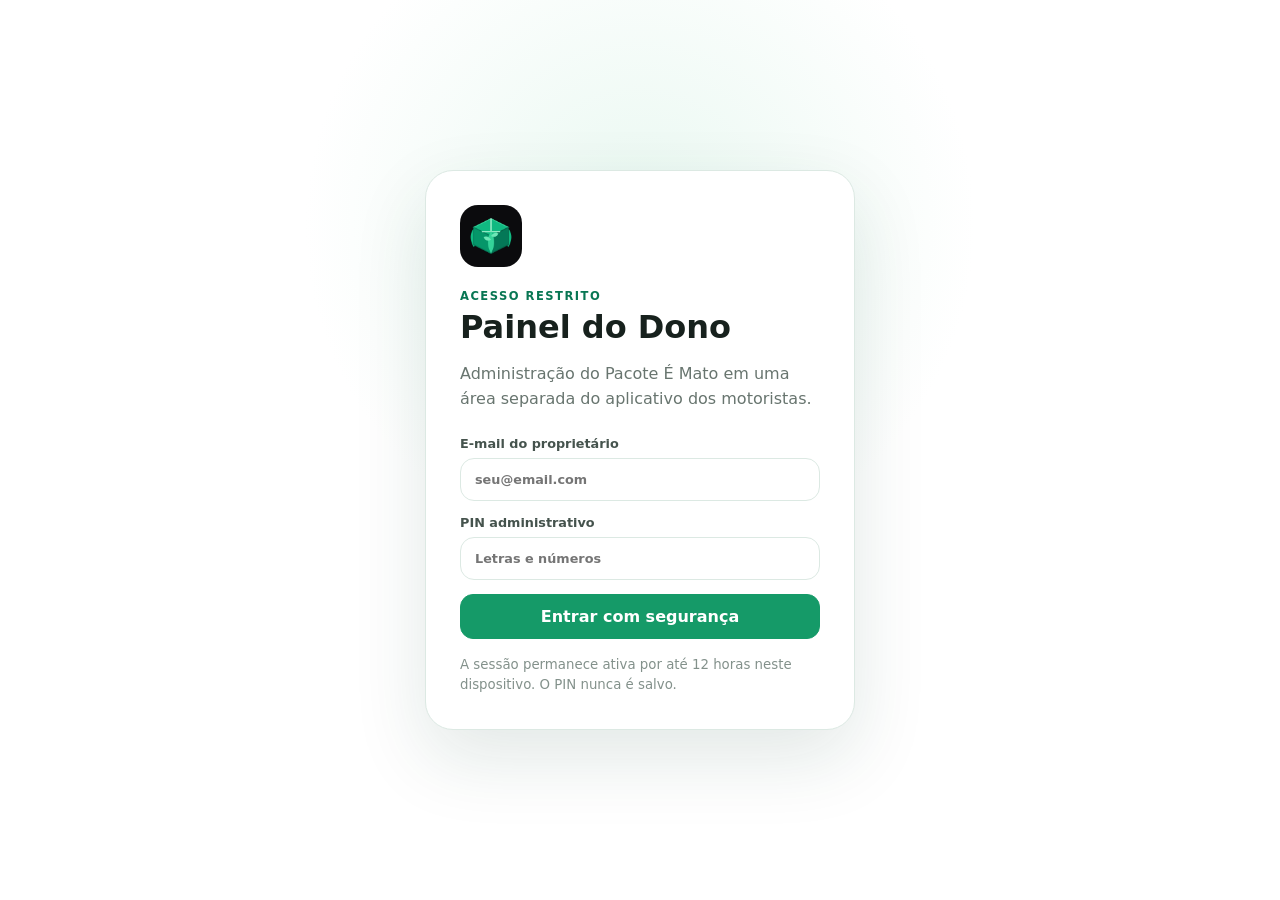
<file: admin/index.html>
<!doctype html>
<html lang="pt-BR">
<head>
  <meta charset="utf-8">
  <meta name="viewport" content="width=device-width,initial-scale=1,viewport-fit=cover">
  <meta name="referrer" content="no-referrer">
  <meta http-equiv="Content-Security-Policy" content="default-src 'self'; img-src 'self' data:; style-src 'self'; script-src 'self'; connect-src https:; object-src 'none'; base-uri 'none'; frame-ancestors 'none'; form-action 'self'; upgrade-insecure-requests">
  <title>Pacote É Mato · Painel do Dono</title>
  <link rel="icon" href="../icon-192.png">
  <link rel="stylesheet" href="admin.css?v=79">
</head>
<body>
  <div id="loginView" class="login-shell">
    <section class="login-card">
      <img src="../icon-192.png" alt="" class="logo">
      <span class="eyebrow">ACESSO RESTRITO</span>
      <h1>Painel do Dono</h1>
      <p>Administração do Pacote É Mato em uma área separada do aplicativo dos motoristas.</p>
      <form id="loginForm" autocomplete="off">
        <label>E-mail do proprietário<input id="ownerEmail" type="email" autocomplete="username" required maxlength="160" placeholder="seu@email.com"></label>
        <label>PIN administrativo<input id="ownerPin" type="password" inputmode="text" autocomplete="current-password" autocapitalize="none" spellcheck="false" required minlength="6" maxlength="64" placeholder="Letras e números"></label>
        <button id="loginBtn" class="primary" type="submit">Entrar com segurança</button>
      </form>
      <div id="loginError" class="error" hidden></div>
      <small class="security-note">A sessão permanece ativa por até 12 horas neste dispositivo. O PIN nunca é salvo.</small>
    </section>
  </div>

  <div id="appView" class="app" hidden>
    <aside class="sidebar">
      <div class="brand"><img src="../icon-192.png" alt=""><div><strong>PACOTE É MATO</strong><span>Painel do Dono</span></div></div>
      <nav>
        <button data-view="dashboard" class="active">Dashboard</button>
        <button data-view="clientes">Clientes</button>
        <button data-view="problemas">Central de problemas</button>
        <button data-view="versoes">Versões do app</button>
        <button data-view="pagamentos">Pagamentos</button>
        <button data-view="comunicados">Comunicados</button>
        <button data-view="seguranca">Segurança</button>
      </nav>
      <div class="sidebar-bottom"><span id="ownerIdentity"></span><button id="logoutBtn">Sair do painel</button></div>
    </aside>
    <main>
      <header class="topbar"><button id="menuBtn" aria-label="Menu">☰</button><div><span class="eyebrow">ADMINISTRAÇÃO</span><h2 id="pageTitle">Dashboard</h2></div><button id="refreshBtn" class="ghost">Atualizar</button></header>

      <section id="view-dashboard" class="view active">
        <div class="metrics">
          <article><span>Contas</span><strong id="metricTotal">—</strong></article>
          <article><span>Ativos</span><strong id="metricAtivos">—</strong></article>
          <article><span>Expirados</span><strong id="metricExpirados">—</strong></article>
          <article><span>Bloqueados</span><strong id="metricBloqueados">—</strong></article>
          <article><span>Vitalícios</span><strong id="metricVitalicios">—</strong></article>
          <article><span>Faturamento registrado</span><strong id="metricRevenue">—</strong></article>
          <article><span>Clientes com problema · 24h</span><strong id="metricErrors24h">—</strong></article>
          <article><span>Versões em uso</span><strong id="metricVersions">—</strong></article>
        </div>
        <section class="panel"><div class="panel-head"><div><span class="eyebrow">VISÃO GERAL</span><h3>Contas recentes</h3></div><button data-go="clientes" class="ghost">Ver clientes</button></div><div id="recentClients" class="client-list"></div></section>
      </section>

      <section id="view-clientes" class="view">
        <section class="panel"><div class="panel-head"><div><span class="eyebrow">CONTAS</span><h3>Clientes por tipo de acesso</h3></div></div>
          <div id="clientCategoryBar" class="category-bar" aria-label="Categorias de clientes">
            <button type="button" class="category-card active" data-client-filter="todos"><span>Todos</span><strong id="countTodos">0</strong></button>
            <button type="button" class="category-card" data-client-filter="mensal"><span>Mensal</span><strong id="countMensal">0</strong></button>
            <button type="button" class="category-card" data-client-filter="trimestral"><span>Trimestral</span><strong id="countTrimestral">0</strong></button>
            <button type="button" class="category-card" data-client-filter="semanal"><span>Semanal</span><strong id="countSemanal">0</strong></button>
            <button type="button" class="category-card" data-client-filter="teste"><span>Teste grátis</span><strong id="countTeste">0</strong></button>
            <button type="button" class="category-card" data-client-filter="vitalicio"><span>Vitalícios</span><strong id="countVitalicio">0</strong></button>
            <button type="button" class="category-card" data-client-filter="expirados"><span>Expirados</span><strong id="countExpirados">0</strong></button>
            <button type="button" class="category-card" data-client-filter="bloqueados"><span>Bloqueados</span><strong id="countBloqueados">0</strong></button>
          </div>
          <div class="filters filters-single"><input id="clientSearch" type="search" placeholder="Buscar por WhatsApp, e-mail ou plano"></div>
          <div id="clientsList" class="client-groups"></div>
        </section>
      </section>


      <section id="view-problemas" class="view"><section class="panel"><div class="panel-head"><div><span class="eyebrow">DIAGNÓSTICO</span><h3>Central de problemas</h3></div></div><p class="muted">Mostra somente diagnóstico operacional do app: tipo do erro, versão, plataforma e horário. Endereços e conteúdo das rotas não são enviados para esta tela.</p><div id="problemsList" class="admin-data-list"></div></section></section>

      <section id="view-versoes" class="view"><section class="panel"><div class="panel-head"><div><span class="eyebrow">APLICATIVO</span><h3>Versões em uso</h3></div></div><p class="muted">Ajuda a identificar clientes que ainda estão usando uma versão antiga do Pacote É Mato.</p><div id="versionsList" class="version-grid"></div></section></section>

      <section id="view-pagamentos" class="view"><section class="panel"><div class="panel-head"><div><span class="eyebrow">FINANCEIRO</span><h3>Pagamentos</h3></div></div><div id="paymentsList" class="payment-list"></div></section></section>

      <section id="view-comunicados" class="view">
        <div class="admin-comms-grid">
          <section class="panel">
            <span class="eyebrow">COMUNICAÇÃO</span>
            <h3>Aviso para os motoristas</h3>
            <p class="muted">O aviso aparece somente na tela principal da rota, junto ao mapa. Ele não aparece no login nem na Bipagem.</p>
            <div id="broadcastStatus" class="system-control-status">Nenhum aviso ativo.</div>
            <label>Mensagem<textarea id="broadcastText" maxlength="500" placeholder="Ex.: Atualização disponível. Feche e abra o app quando terminar sua rota."></textarea></label>
            <label>Duração<select id="broadcastHours"><option value="1">1 hora</option><option value="3">3 horas</option><option value="6">6 horas</option><option value="12">12 horas</option><option value="24">24 horas</option></select></label>
            <div class="actions"><button id="broadcastSend" class="primary">Publicar aviso</button><button id="broadcastClear" class="ghost">Apagar aviso</button></div>
          </section>
          <section class="panel maintenance-admin-panel">
            <span class="eyebrow">CONTROLE DO SISTEMA</span>
            <h3>Modo manutenção</h3>
            <p class="muted">Quando ativado, clientes que já entraram ficam sem acesso ao aplicativo. O login continua normal e, após autenticar, o cliente vê somente a tela de manutenção. Ao encerrar, o app é liberado automaticamente.</p>
            <div id="maintenanceStatus" class="system-control-status">Manutenção desativada.</div>
            <label>Mensagem da manutenção<textarea id="maintenanceText" maxlength="500" placeholder="Ex.: Estamos fazendo uma manutenção rápida. O acesso será liberado assim que terminarmos."></textarea></label>
            <div class="actions"><button id="maintenanceEnable" class="primary">Ativar manutenção</button><button id="maintenanceDisable" class="ghost">Encerrar manutenção</button></div>
          </section>
        </div>
      </section>

      <section id="view-seguranca" class="view"><section class="panel narrow"><span class="eyebrow">SEGURANÇA</span><h3>Proteções administrativas</h3><div class="security-grid"><div><strong>Sessão temporária</strong><span>Token assinado, persistente no dispositivo e válido por até 12 horas.</span></div><div><strong>Rate limit</strong><span>Bloqueia tentativas repetidas de login.</span></div><div><strong>Origem restrita</strong><span>O Worker aceita o painel somente a partir da origem administrativa autorizada.</span></div><div><strong>Segredos no Worker</strong><span>E-mail autorizado, PIN e chave da sessão ficam protegidos como secrets no Worker.</span></div></div><p class="muted">Ao clicar em Sair, a sessão local é apagada imediatamente e o próximo acesso exige e-mail e PIN novamente.</p></section></section>
    </main>
  </div>

  <div id="modal" class="modal-backdrop" hidden><section class="modal"><button id="modalClose" class="modal-close">×</button><span class="eyebrow">CLIENTE</span><h3 id="modalTitle">Gerenciar conta</h3><div id="modalBody"></div></section></div>
  <div id="toast" class="toast" hidden></div>
  <script src="config.js?v=79"></script>
  <script src="admin.js?v=79"></script>
</body>
</html>
</file>
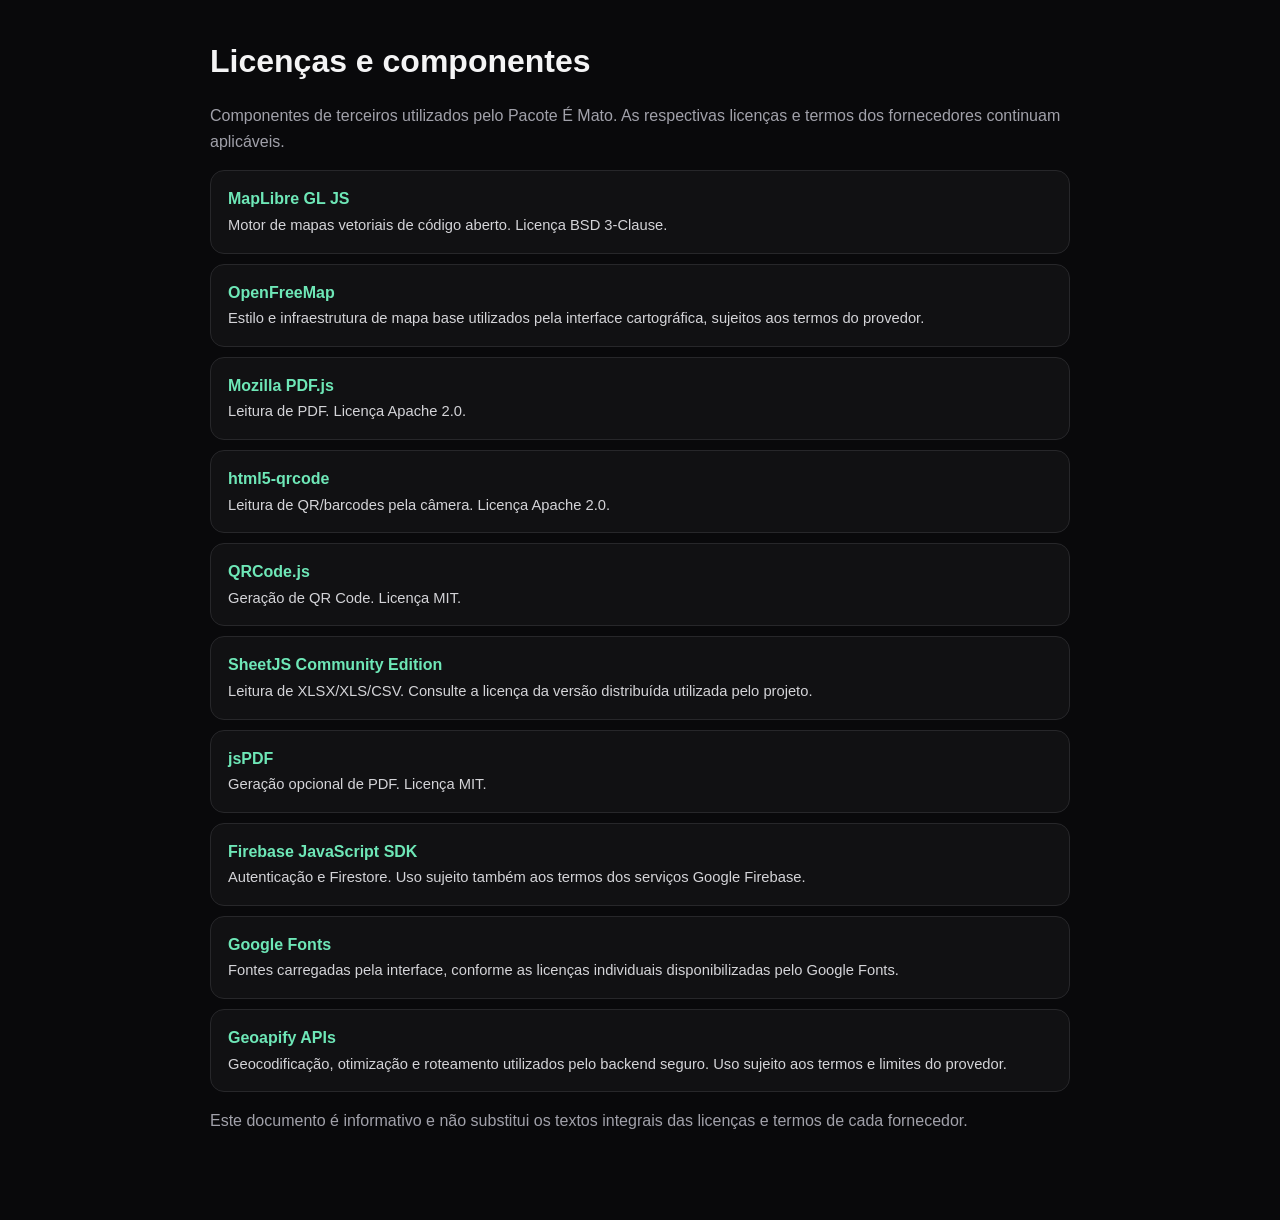
<file: licencas.html>
<!DOCTYPE html>
<html lang="pt-BR">
<head>
  <meta charset="UTF-8">
  <meta name="viewport" content="width=device-width, initial-scale=1.0">
  <title>Licenças - Pacote É Mato</title>
  <style>
    :root{color-scheme:dark}body{margin:0;background:#09090b;color:#f4f4f5;font-family:Arial,sans-serif;line-height:1.6}.wrap{max-width:860px;margin:0 auto;padding:36px 20px 70px}h1{margin:0 0 8px}.muted{color:#a1a1aa}.item{border:1px solid #27272a;background:#111113;border-radius:14px;padding:15px 17px;margin:10px 0}.item strong{display:block;color:#6ee7b7}.item span{color:#d4d4d8;font-size:.92rem}</style>
</head>
<body>
<main class="wrap">
  <h1>Licenças e componentes</h1>
  <p class="muted">Componentes de terceiros utilizados pelo Pacote É Mato. As respectivas licenças e termos dos fornecedores continuam aplicáveis.</p>
  <div class="item"><strong>MapLibre GL JS</strong><span>Motor de mapas vetoriais de código aberto. Licença BSD 3-Clause.</span></div>
  <div class="item"><strong>OpenFreeMap</strong><span>Estilo e infraestrutura de mapa base utilizados pela interface cartográfica, sujeitos aos termos do provedor.</span></div>
  <div class="item"><strong>Mozilla PDF.js</strong><span>Leitura de PDF. Licença Apache 2.0.</span></div>
  <div class="item"><strong>html5-qrcode</strong><span>Leitura de QR/barcodes pela câmera. Licença Apache 2.0.</span></div>
  <div class="item"><strong>QRCode.js</strong><span>Geração de QR Code. Licença MIT.</span></div>
  <div class="item"><strong>SheetJS Community Edition</strong><span>Leitura de XLSX/XLS/CSV. Consulte a licença da versão distribuída utilizada pelo projeto.</span></div>
  <div class="item"><strong>jsPDF</strong><span>Geração opcional de PDF. Licença MIT.</span></div>
  <div class="item"><strong>Firebase JavaScript SDK</strong><span>Autenticação e Firestore. Uso sujeito também aos termos dos serviços Google Firebase.</span></div>
  <div class="item"><strong>Google Fonts</strong><span>Fontes carregadas pela interface, conforme as licenças individuais disponibilizadas pelo Google Fonts.</span></div>
  <div class="item"><strong>Geoapify APIs</strong><span>Geocodificação, otimização e roteamento utilizados pelo backend seguro. Uso sujeito aos termos e limites do provedor.</span></div>
  <p class="muted">Este documento é informativo e não substitui os textos integrais das licenças e termos de cada fornecedor.</p>
</main>
</body>
</html>
</file>
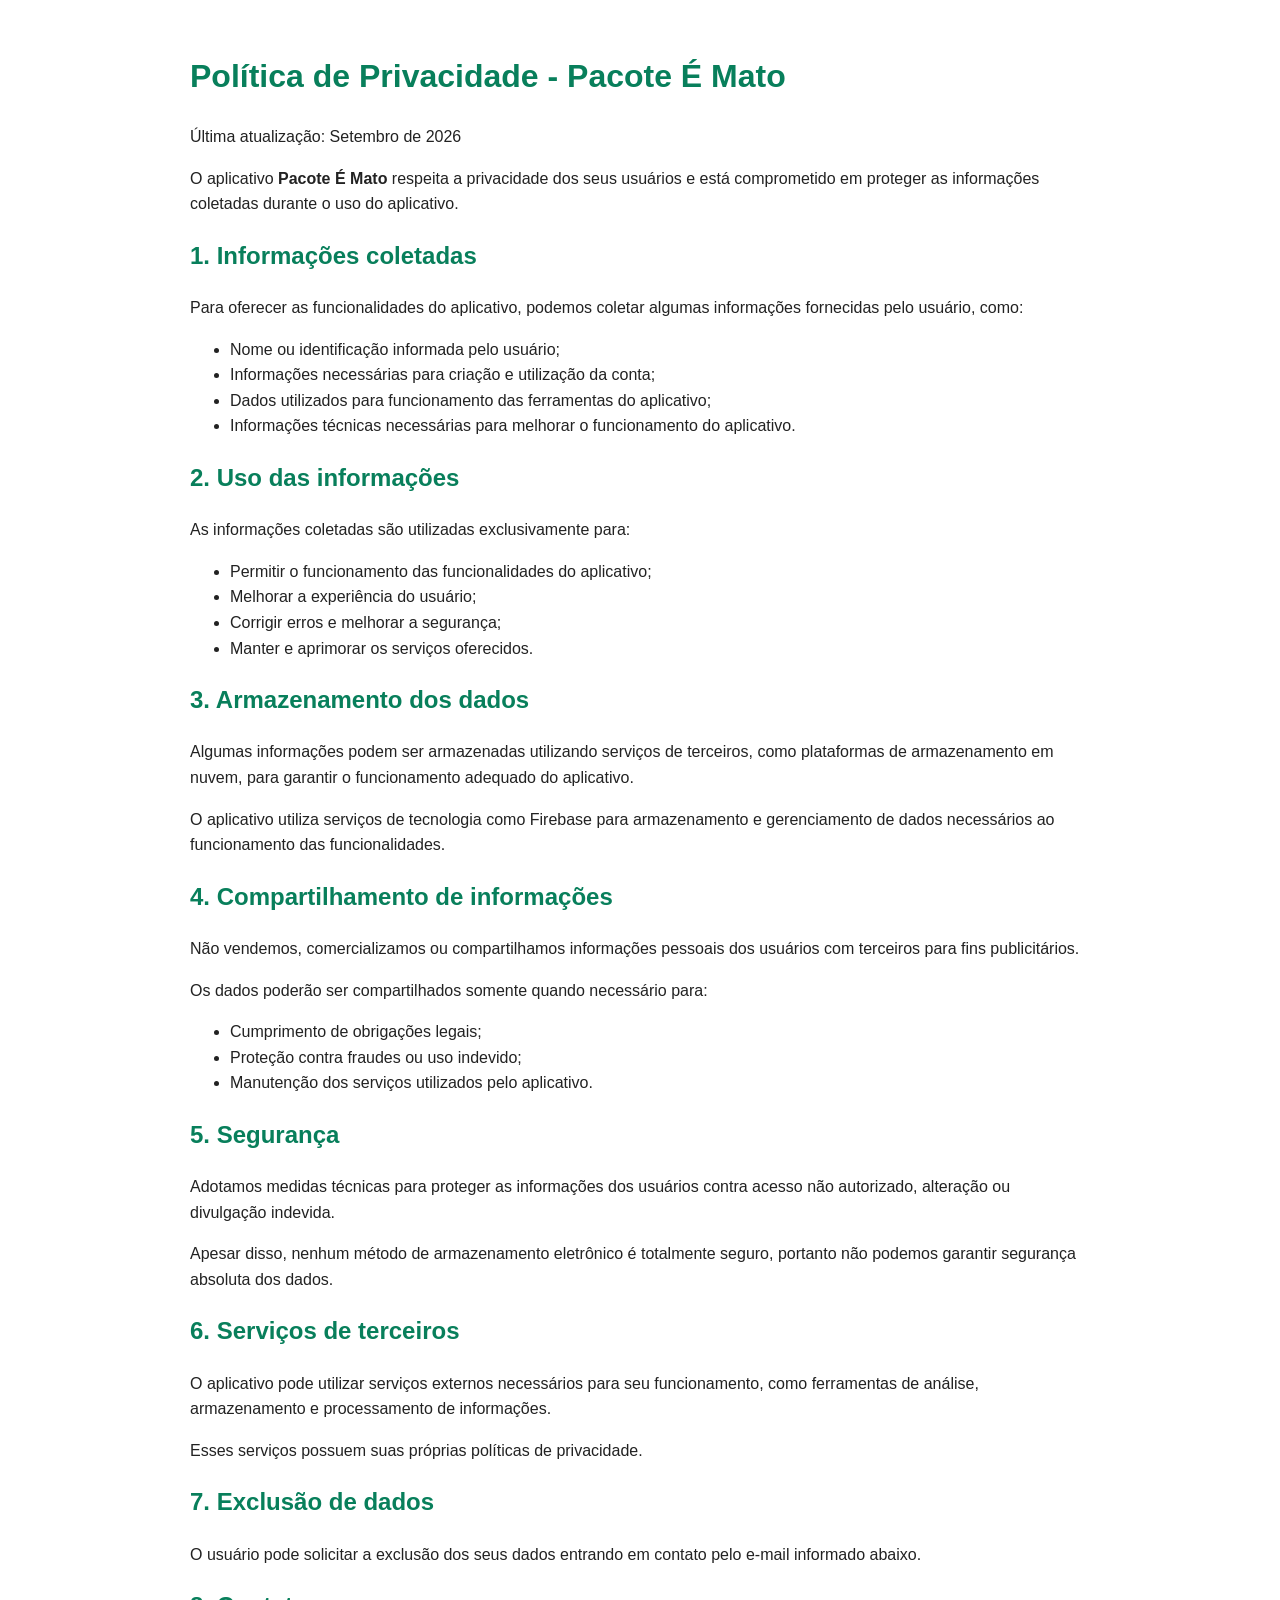
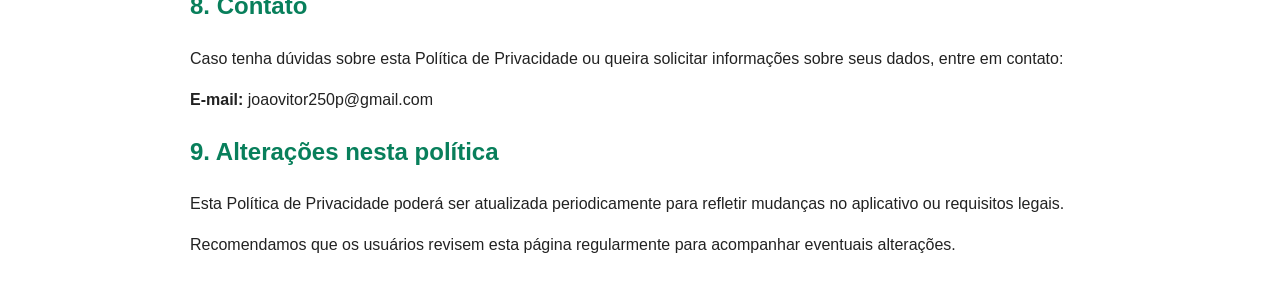
<file: politica-privacidade.html>
<!DOCTYPE html>
<html lang="pt-BR">
<head>
<meta charset="UTF-8">
<meta name="viewport" content="width=device-width, initial-scale=1.0">
<title>Política de Privacidade - Pacote É Mato</title>

<style>
body{
    font-family: Arial, sans-serif;
    max-width:900px;
    margin:auto;
    padding:30px;
    line-height:1.6;
    color:#222;
}
h1,h2{
    color:#087f5b;
}
</style>

</head>

<body>

<h1>Política de Privacidade - Pacote É Mato</h1>

<p>
Última atualização: Setembro de 2026
</p>

<p>
O aplicativo <strong>Pacote É Mato</strong> respeita a privacidade dos seus usuários
e está comprometido em proteger as informações coletadas durante o uso do aplicativo.
</p>


<h2>1. Informações coletadas</h2>

<p>
Para oferecer as funcionalidades do aplicativo, podemos coletar algumas informações
fornecidas pelo usuário, como:
</p>

<ul>
<li>Nome ou identificação informada pelo usuário;</li>
<li>Informações necessárias para criação e utilização da conta;</li>
<li>Dados utilizados para funcionamento das ferramentas do aplicativo;</li>
<li>Informações técnicas necessárias para melhorar o funcionamento do aplicativo.</li>
</ul>


<h2>2. Uso das informações</h2>

<p>
As informações coletadas são utilizadas exclusivamente para:
</p>

<ul>
<li>Permitir o funcionamento das funcionalidades do aplicativo;</li>
<li>Melhorar a experiência do usuário;</li>
<li>Corrigir erros e melhorar a segurança;</li>
<li>Manter e aprimorar os serviços oferecidos.</li>
</ul>


<h2>3. Armazenamento dos dados</h2>

<p>
Algumas informações podem ser armazenadas utilizando serviços de terceiros,
como plataformas de armazenamento em nuvem, para garantir o funcionamento
adequado do aplicativo.
</p>

<p>
O aplicativo utiliza serviços de tecnologia como Firebase para armazenamento
e gerenciamento de dados necessários ao funcionamento das funcionalidades.
</p>


<h2>4. Compartilhamento de informações</h2>

<p>
Não vendemos, comercializamos ou compartilhamos informações pessoais dos usuários
com terceiros para fins publicitários.
</p>

<p>
Os dados poderão ser compartilhados somente quando necessário para:
</p>

<ul>
<li>Cumprimento de obrigações legais;</li>
<li>Proteção contra fraudes ou uso indevido;</li>
<li>Manutenção dos serviços utilizados pelo aplicativo.</li>
</ul>


<h2>5. Segurança</h2>

<p>
Adotamos medidas técnicas para proteger as informações dos usuários contra acesso
não autorizado, alteração ou divulgação indevida.
</p>

<p>
Apesar disso, nenhum método de armazenamento eletrônico é totalmente seguro,
portanto não podemos garantir segurança absoluta dos dados.
</p>


<h2>6. Serviços de terceiros</h2>

<p>
O aplicativo pode utilizar serviços externos necessários para seu funcionamento,
como ferramentas de análise, armazenamento e processamento de informações.
</p>

<p>
Esses serviços possuem suas próprias políticas de privacidade.
</p>


<h2>7. Exclusão de dados</h2>

<p>
O usuário pode solicitar a exclusão dos seus dados entrando em contato pelo
e-mail informado abaixo.
</p>


<h2>8. Contato</h2>

<p>
Caso tenha dúvidas sobre esta Política de Privacidade ou queira solicitar
informações sobre seus dados, entre em contato:
</p>

<p>
<strong>E-mail:</strong> joaovitor250p@gmail.com
</p>


<h2>9. Alterações nesta política</h2>

<p>
Esta Política de Privacidade poderá ser atualizada periodicamente para refletir
mudanças no aplicativo ou requisitos legais.
</p>

<p>
Recomendamos que os usuários revisem esta página regularmente para acompanhar
eventuais alterações.
</p>


</body>
</html>
</file>
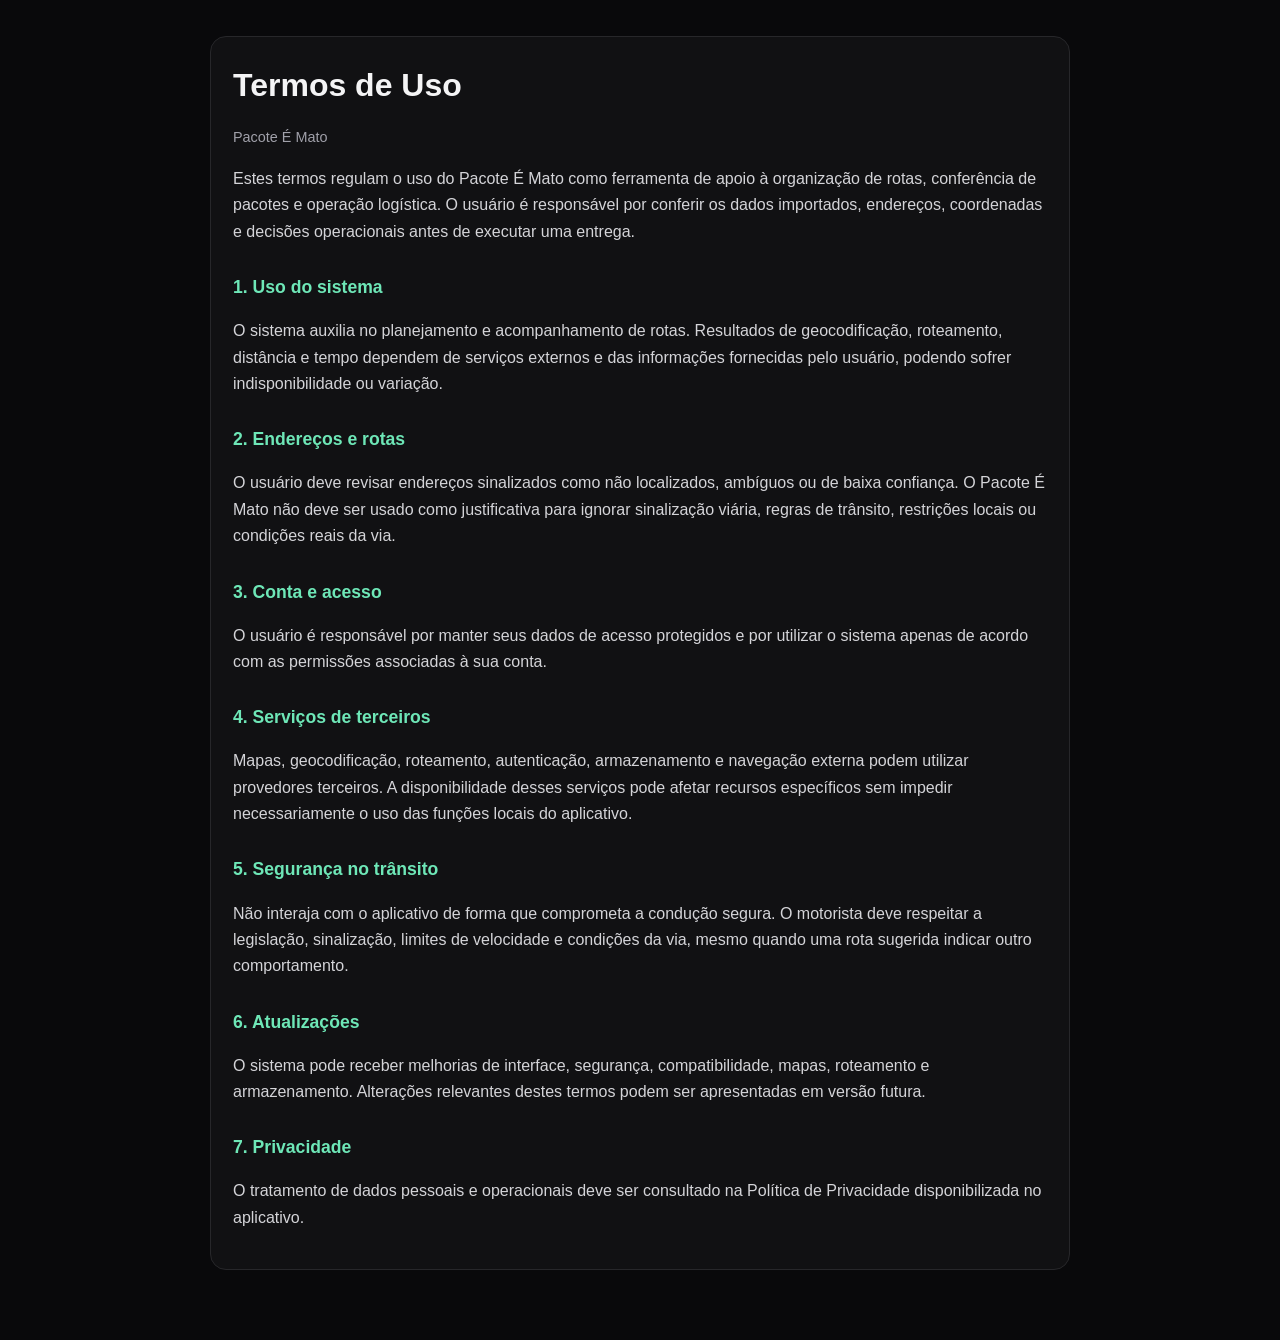
<file: termos-de-uso.html>
<!DOCTYPE html>
<html lang="pt-BR">
<head>
  <meta charset="UTF-8">
  <meta name="viewport" content="width=device-width, initial-scale=1.0">
  <title>Termos de Uso - Pacote É Mato</title>
  <style>
    :root{color-scheme:dark}body{margin:0;background:#09090b;color:#f4f4f5;font-family:Arial,sans-serif;line-height:1.65}.wrap{max-width:860px;margin:0 auto;padding:36px 20px 70px}h1{font-size:2rem;margin:0 0 8px}h2{font-size:1.1rem;margin:28px 0 8px;color:#6ee7b7}p,li{color:#d4d4d8}.muted{color:#a1a1aa;font-size:.9rem}.card{border:1px solid #27272a;background:#111113;border-radius:16px;padding:22px}a{color:#6ee7b7}</style>
</head>
<body>
<main class="wrap">
  <div class="card">
    <h1>Termos de Uso</h1>
    <p class="muted">Pacote É Mato</p>
    <p>Estes termos regulam o uso do Pacote É Mato como ferramenta de apoio à organização de rotas, conferência de pacotes e operação logística. O usuário é responsável por conferir os dados importados, endereços, coordenadas e decisões operacionais antes de executar uma entrega.</p>
    <h2>1. Uso do sistema</h2>
    <p>O sistema auxilia no planejamento e acompanhamento de rotas. Resultados de geocodificação, roteamento, distância e tempo dependem de serviços externos e das informações fornecidas pelo usuário, podendo sofrer indisponibilidade ou variação.</p>
    <h2>2. Endereços e rotas</h2>
    <p>O usuário deve revisar endereços sinalizados como não localizados, ambíguos ou de baixa confiança. O Pacote É Mato não deve ser usado como justificativa para ignorar sinalização viária, regras de trânsito, restrições locais ou condições reais da via.</p>
    <h2>3. Conta e acesso</h2>
    <p>O usuário é responsável por manter seus dados de acesso protegidos e por utilizar o sistema apenas de acordo com as permissões associadas à sua conta.</p>
    <h2>4. Serviços de terceiros</h2>
    <p>Mapas, geocodificação, roteamento, autenticação, armazenamento e navegação externa podem utilizar provedores terceiros. A disponibilidade desses serviços pode afetar recursos específicos sem impedir necessariamente o uso das funções locais do aplicativo.</p>
    <h2>5. Segurança no trânsito</h2>
    <p>Não interaja com o aplicativo de forma que comprometa a condução segura. O motorista deve respeitar a legislação, sinalização, limites de velocidade e condições da via, mesmo quando uma rota sugerida indicar outro comportamento.</p>
    <h2>6. Atualizações</h2>
    <p>O sistema pode receber melhorias de interface, segurança, compatibilidade, mapas, roteamento e armazenamento. Alterações relevantes destes termos podem ser apresentadas em versão futura.</p>
    <h2>7. Privacidade</h2>
    <p>O tratamento de dados pessoais e operacionais deve ser consultado na Política de Privacidade disponibilizada no aplicativo.</p>
  </div>
</main>
</body>
</html>
</file>
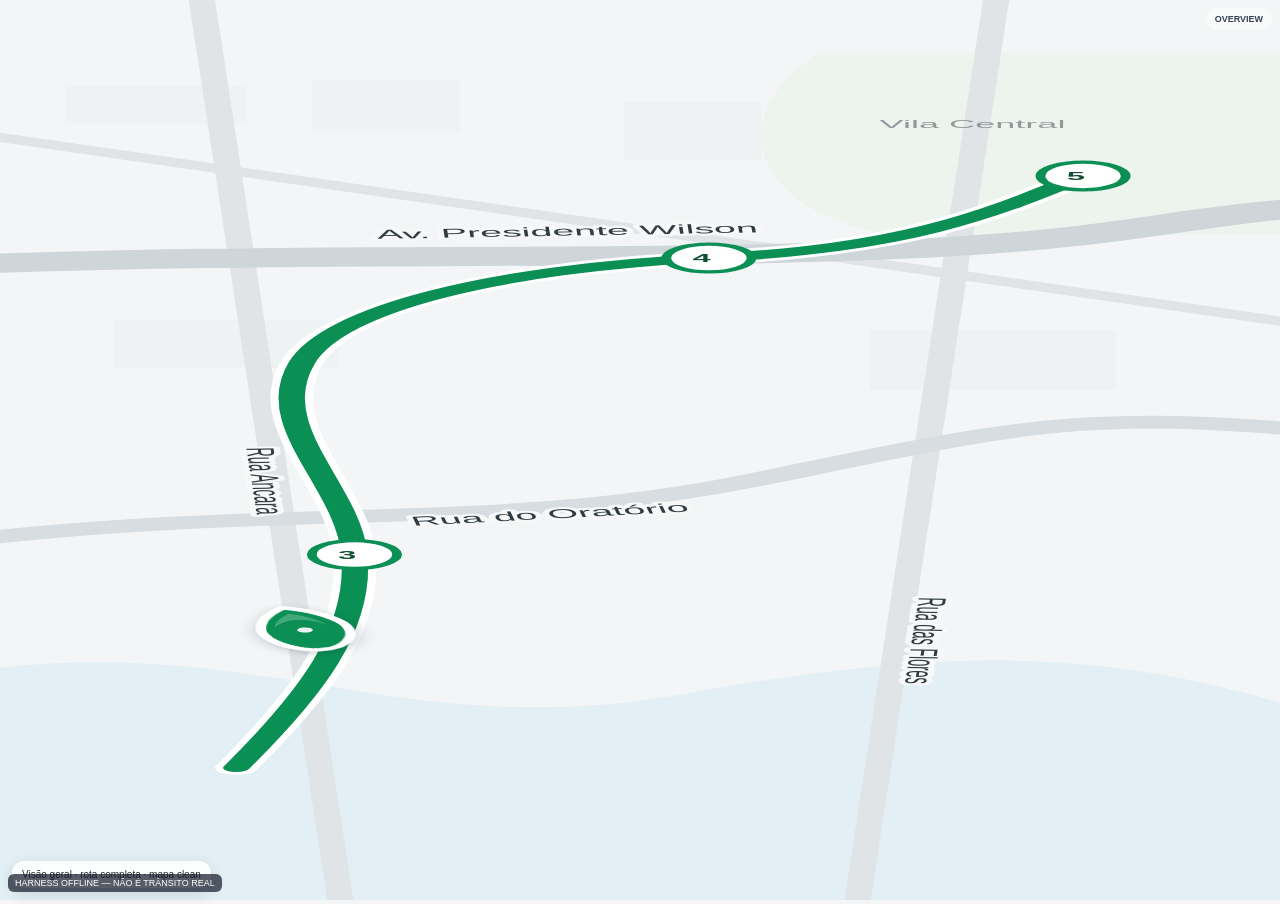
<file: tests/visual/hotfix2-map-harness.html>
<!doctype html><html lang="pt-BR"><head><meta charset="utf-8"><meta name="viewport" content="width=device-width,initial-scale=1">
<title>Pacote É Mato — HOTFIX FINAL 5 Visual Harness</title>
<style>
*{box-sizing:border-box}html,body{margin:0;width:100%;height:100%;font-family:Arial,sans-serif;background:#f3f5f6;color:#1f2933;overflow:hidden}
#map{position:absolute;inset:0;background:#f3f5f6}svg{width:100%;height:100%}.water{fill:#e2f0f5}.park{fill:#edf3ed}.building{fill:#e9edef;opacity:.45}.road{fill:none;stroke-linecap:round}.local{stroke:#e0e4e7;stroke-width:8}.secondary{stroke:#d7dde1;stroke-width:12}.primary{stroke:#cfd6da;stroke-width:18}.label{font-size:12px;fill:#303b42;paint-order:stroke;stroke:#f7f8f8;stroke-width:4;stroke-linejoin:round}.place{font-size:11px;fill:#6b747a;opacity:.7}.routecase{fill:none;stroke:#fff;stroke-width:13;stroke-linecap:round;stroke-linejoin:round}.route{fill:none;stroke:#0b8f55;stroke-width:8;stroke-linecap:round;stroke-linejoin:round}.progress{fill:none;stroke:#0b8f55;stroke-width:8;opacity:.36;stroke-linecap:round;stroke-linejoin:round}.stop{fill:#fff;stroke:#0b8f55;stroke-width:3}.stoptext{font-weight:800;font-size:10px;fill:#0f5132}.driver-body{fill:#0b8f55;stroke:#fff;stroke-width:3.2;stroke-linejoin:round;filter:drop-shadow(0 2px 3px rgba(15,23,42,.22))}.driver-highlight{fill:rgba(255,255,255,.22)}.topbar{position:absolute;left:12px;right:12px;top:14px;background:rgba(15,23,42,.95);color:white;border-radius:18px;padding:12px;display:grid;grid-template-columns:58px 1fr;gap:10px;box-shadow:0 10px 30px #0f172a33}.icon{width:54px;height:54px;display:grid;place-items:center;font-size:42px;font-weight:900}.distance{font-weight:900;color:#6ee7b7}.street{font-weight:900;margin-top:3px}.after{font-size:11px;color:#cbd5e1;margin-top:6px}.sheet{position:absolute;left:0;right:0;bottom:0;background:#fff;border-radius:24px 24px 0 0;padding:10px 14px 18px;box-shadow:0 -10px 32px #0f172a33}.grabber{width:42px;height:5px;border-radius:4px;background:#cbd5e1;margin:0 auto 10px}.sheet h3{margin:0 0 4px;font-size:16px}.sheet p{margin:0 0 10px;font-size:12px;color:#64748b}.actions{display:grid;grid-template-columns:1fr 1fr;gap:8px}.actions button{height:48px;border-radius:13px;border:0;font-weight:900}.no{background:#fff1f2;color:#b91c1c}.yes{background:#0b8f55;color:white}.badge{position:absolute;top:8px;right:8px;background:#fff8;color:#334155;border-radius:999px;padding:6px 9px;font-size:9px;font-weight:900}.legend{position:absolute;left:12px;bottom:12px;background:#fffE;border-radius:12px;padding:8px 10px;font-size:10px;box-shadow:0 5px 16px #0f172a22}.mode-overview .topbar,.mode-overview .sheet,.mode-overview .driver{display:none}.mode-active .legend{display:none}.mode-active .allstop{opacity:.15}.mode-active .current,.mode-active .next{opacity:1}.notice{position:absolute;left:8px;bottom:8px;font-size:9px;background:#111827;color:#fff;padding:4px 7px;border-radius:6px;opacity:.7}.mode-active .notice{bottom:172px}
</style></head><body>
<div id="map"><svg viewBox="0 0 390 844" preserveAspectRatio="none">
<path class="water" d="M-10 630 C80 590 120 700 210 650 S350 610 420 690 L420 860 L-10 860Z"/>
<path class="park" d="M250 50h150v170H270c-45-28-48-120-20-170z"/>
<g class="building"><rect x="20" y="80" width="55" height="36"/><rect x="95" y="75" width="45" height="48"/><rect x="190" y="95" width="42" height="55"/><rect x="35" y="300" width="68" height="45"/><rect x="265" y="310" width="75" height="55"/></g>
<path class="road local" d="M-20 120 L410 310"/><path class="road local" d="M60 -30 L105 870"/><path class="road local" d="M305 -30 L260 870"/><path class="road secondary" d="M-20 510 C85 470 150 500 230 450 S330 380 420 410"/><path class="road primary" d="M-30 250 C90 235 180 245 265 235 S355 200 420 190"/>
<text class="label" x="115" y="224" transform="rotate(-3 115 224)">Av. Presidente Wilson</text><text class="label" x="126" y="493" transform="rotate(-9 126 493)">Rua do Oratório</text><text class="label" x="75" y="420" transform="rotate(87 75 420)">Rua Ancara</text><text class="label" x="280" y="560" transform="rotate(93 280 560)">Rua das Flores</text><text class="place" x="268" y="120">Vila Central</text>
<path class="routecase" d="M72 720 C95 650 110 590 108 520 C106 455 80 400 92 340 C102 290 150 252 216 242 C275 233 300 203 330 165"/><path class="route" d="M72 720 C95 650 110 590 108 520 C106 455 80 400 92 340 C102 290 150 252 216 242 C275 233 300 203 330 165"/>
<path class="progress" d="M72 720 C95 650 110 590 108 520 C106 455 80 400 92 340"/>
<g class="allstop current"><circle class="stop" cx="108" cy="520" r="13"/><text class="stoptext" x="103" y="524">3</text></g><g class="allstop next"><circle class="stop" cx="216" cy="242" r="13"/><text class="stoptext" x="211" y="246">4</text></g><g class="allstop"><circle class="stop" cx="330" cy="165" r="13"/><text class="stoptext" x="325" y="169">5</text></g>
<g transform="translate(92 588) rotate(-18)"><path class="driver-body" d="M0 -19 C6 -15 11 -9 13 0 C14 7 12 14 7 19 C3 23 -3 23 -7 19 C-12 14 -14 7 -13 0 C-11 -9 -6 -15 0 -19 Z"/><path class="driver-highlight" d="M0 -13 C4 -10 7 -5 8 1 C7 -3 4 -6 0 -7 C-3 -7 -6 -5 -8 -2 C-7 -6 -4 -10 0 -13 Z"/><circle cx="0" cy="3" r="2.4" fill="rgba(255,255,255,.92)"/></g>
</svg></div>
<div class="badge" id="modebadge"></div>
<div class="topbar"><div class="icon">↱</div><div><div class="distance">260 m</div><div class="street">Rua do Oratório</div><div class="after">Depois ↰ Av. Presidente Wilson</div></div></div>
<div class="sheet"><div class="grabber"></div><h3>Parada 3 / 123</h3><p>Avenida Presidente Wilson, 3350</p><div class="actions"><button class="no">Não entregue</button><button class="yes">Entregue</button></div></div>
<div class="legend">Visão geral · rota completa · mapa clean</div><div class="notice">HARNESS OFFLINE — NÃO É TRÂNSITO REAL</div>
<script>const active=new URLSearchParams(location.search).get('mode')==='active';document.body.className=active?'mode-active':'mode-overview';document.getElementById('modebadge').textContent=active?'NAVIGATION-ACTIVE':'OVERVIEW';if(active){document.querySelector('svg').setAttribute('viewBox','35 260 230 500')}</script>
</body></html>
</file>
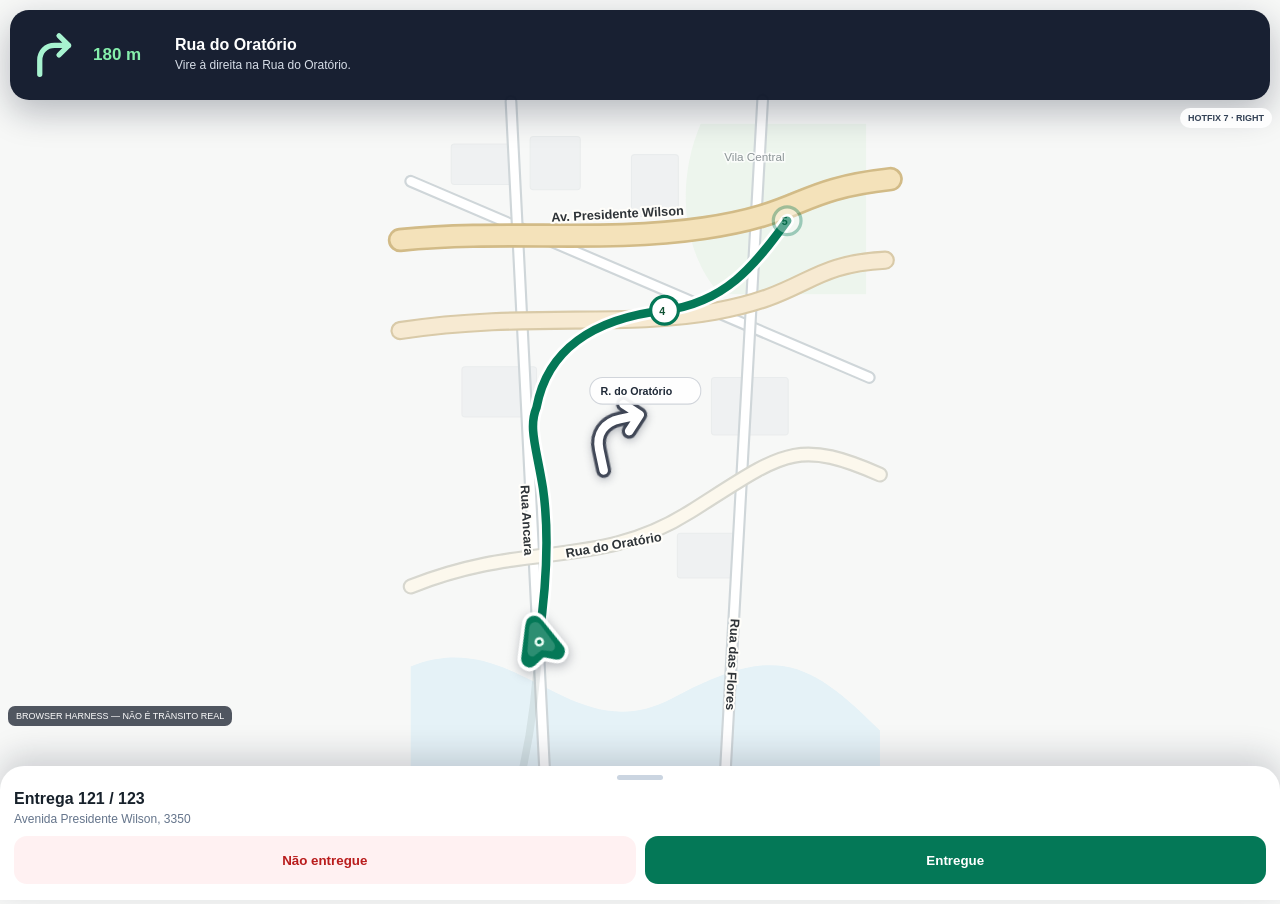
<file: tests/visual/hotfix7/hotfix7-map-harness.html>
<!doctype html><html lang="pt-BR"><head><meta charset="utf-8"><meta name="viewport" content="width=device-width,initial-scale=1"><title>Pacote É Mato — HOTFIX FINAL 7 visual harness</title>
<style>
*{box-sizing:border-box}html,body{margin:0;width:100%;height:100%;font-family:Arial,sans-serif;background:#f7f8f7;overflow:hidden;color:#17212b}.map{position:absolute;inset:0;background:#f7f8f7}.map svg{width:100%;height:100%}.water{fill:#e5f2f7}.park{fill:#edf5ed}.building{fill:#e9ecee;stroke:#dfe3e5;stroke-width:1;opacity:.55}.road-case,.road{fill:none;stroke-linecap:round;stroke-linejoin:round}.local-case{stroke:#cfd6d9;stroke-width:12}.local{stroke:#fff;stroke-width:8}.tertiary-case{stroke:#d7d7cf;stroke-width:15}.tertiary{stroke:#fcf8ed;stroke-width:11}.secondary-case{stroke:#d9caa8;stroke-width:18}.secondary{stroke:#f7ead2;stroke-width:14}.primary-case{stroke:#d2bb87;stroke-width:23}.primary{stroke:#f4e2ba;stroke-width:18}.route-case{fill:none;stroke:#fff;stroke-width:13;stroke-linecap:round;stroke-linejoin:round}.route{fill:none;stroke:#047857;stroke-width:8;stroke-linecap:round;stroke-linejoin:round}.progress{fill:none;stroke:#96a69f;stroke-width:7;stroke-linecap:round;stroke-linejoin:round;opacity:.20}.label{font-size:12px;font-weight:700;fill:#2f3438;paint-order:stroke;stroke:#fffefa;stroke-width:4;stroke-linejoin:round}.place{font-size:11px;fill:#687177;paint-order:stroke;stroke:#fff;stroke-width:3;opacity:.72}.stop{fill:#fff;stroke:#047857;stroke-width:3}.stoptext{font-weight:900;font-size:10px;fill:#0f5132}.maneuver-shadow{fill:none;stroke:rgba(15,23,42,.72);stroke-width:14;stroke-linecap:round;stroke-linejoin:round;filter:drop-shadow(0 2px 4px rgba(15,23,42,.4))}.maneuver-white{fill:none;stroke:#fff;stroke-width:8;stroke-linecap:round;stroke-linejoin:round}.driver-shadow{filter:drop-shadow(0 3px 5px rgba(15,23,42,.3))}.driver-body{fill:#047857;stroke:#fff;stroke-width:3.5;stroke-linejoin:round}.driver-inner{fill:rgba(255,255,255,.16)}.top{position:absolute;z-index:5;left:10px;right:10px;top:10px;min-height:90px;border-radius:19px;background:rgba(15,23,42,.96);color:#fff;padding:11px 13px;display:grid;grid-template-columns:60px 72px minmax(0,1fr);gap:10px;align-items:center;box-shadow:0 12px 34px rgba(15,23,42,.28)}.top-icon{width:58px;height:58px;display:grid;place-items:center;color:#a7f3d0}.top-icon svg{width:56px;height:56px;fill:none;stroke:currentColor;stroke-width:6;stroke-linecap:round;stroke-linejoin:round}.dist{font-size:17px;font-weight:900;color:#86efac}.copy strong{display:block;font-size:16px}.copy span{display:block;margin-top:4px;font-size:12px;color:#d7dee8;line-height:1.3}.sheet{position:absolute;z-index:4;left:0;right:0;bottom:0;background:#fff;border-radius:24px 24px 0 0;padding:9px 14px 16px;box-shadow:0 -10px 32px rgba(15,23,42,.18)}.grabber{width:46px;height:5px;border-radius:4px;background:#cbd5e1;margin:0 auto 10px}.sheet h3{margin:0 0 4px;font-size:16px}.sheet p{margin:0 0 10px;font-size:12px;color:#64748b}.actions{display:grid;grid-template-columns:1fr 1fr;gap:9px}.actions button{height:48px;border:0;border-radius:13px;font-weight:900}.no{background:#fff1f2;color:#b91c1c}.yes{background:#047857;color:#fff}.badge{position:absolute;z-index:7;right:8px;top:108px;background:rgba(255,255,255,.9);color:#334155;border-radius:999px;padding:5px 8px;font-size:9px;font-weight:900}.notice{position:absolute;z-index:8;left:8px;bottom:174px;background:#111827;color:#fff;padding:5px 8px;border-radius:7px;font-size:9px;opacity:.72}.street-bubble{fill:rgba(255,255,255,.93);stroke:#d1d5db;stroke-width:1}.street-bubble-text{font-size:10px;font-weight:800;fill:#1f2937}
</style></head><body>
<div class="map"><svg viewBox="0 0 390 844">
<path class="water" d="M-20 625 C80 585 130 705 225 655 S350 615 420 685 L420 860 L-20 860Z"/><path class="park" d="M252 116h155v160H270c-35-38-42-105-18-160z"/>
<g class="building"><rect x="18" y="135" width="60" height="38" rx="3"/><rect x="92" y="128" width="47" height="50" rx="3"/><rect x="187" y="145" width="44" height="58" rx="3"/><rect x="28" y="344" width="70" height="47" rx="3"/><rect x="262" y="354" width="72" height="54" rx="3"/><rect x="230" y="500" width="60" height="42" rx="3"/></g>
<path class="road-case local-case" d="M-20 170 L410 354"/><path class="road local" d="M-20 170 L410 354"/><path class="road-case local-case" d="M74 95 L112 850"/><path class="road local" d="M74 95 L112 850"/><path class="road-case local-case" d="M310 94 L268 850"/><path class="road local" d="M310 94 L268 850"/>
<path class="road-case tertiary-case" d="M-20 550 C90 506 155 535 242 480 S340 410 420 445"/><path class="road tertiary" d="M-20 550 C90 506 155 535 242 480 S340 410 420 445"/>
<path class="road-case secondary-case" d="M-30 310 C90 292 176 308 265 292 S350 248 425 244"/><path class="road secondary" d="M-30 310 C90 292 176 308 265 292 S350 248 425 244"/>
<path class="road-case primary-case" d="M-30 225 C72 215 160 228 255 214 S340 178 430 168"/><path class="road primary" d="M-30 225 C72 215 160 228 255 214 S340 178 430 168"/>
<text class="label" x="112" y="208" transform="rotate(-3 112 208)">Av. Presidente Wilson</text><text class="label" x="126" y="523" transform="rotate(-10 126 523)">Rua do Oratório</text><text class="label" x="83" y="455" transform="rotate(87 83 455)">Rua Ancara</text><text class="label" x="280" y="580" transform="rotate(93 280 580)">Rua das Flores</text><text class="place" x="274" y="151">Vila Central</text>
<path id="progress" class="progress" d="M80 742 C91 700 98 650 100 600"/><path id="routeCase" class="route-case" d="M100 600 C108 545 110 500 104 458 C98 420 90 401 98 382 C108 328 151 299 218 291 C274 284 302 250 333 207"/><path id="route" class="route" d="M100 600 C108 545 110 500 104 458 C98 420 90 401 98 382 C108 328 151 299 218 291 C274 284 302 250 333 207"/>
<g><circle class="stop" cx="218" cy="291" r="13"/><text class="stoptext" x="213" y="295">4</text></g><g opacity=".35"><circle class="stop" cx="333" cy="207" r="13"/><text class="stoptext" x="328" y="211">5</text></g>
<g id="maneuver" transform="translate(116 374) rotate(-12)"><path id="maneuverShadow" class="maneuver-shadow" d="M30 75 V55 C30 40 40 31 55 31 H74 M61 18 L74 31 L61 44"/><path id="maneuverWhite" class="maneuver-white" d="M30 75 V55 C30 40 40 31 55 31 H74 M61 18 L74 31 L61 44"/></g>
<g id="bubble" transform="translate(148 354)"><rect class="street-bubble" x="0" y="0" width="104" height="25" rx="12"/><text class="street-bubble-text" x="10" y="16">R. do Oratório</text></g>
<circle cx="100" cy="600" r="14" fill="rgba(4,120,87,.10)" stroke="rgba(255,255,255,.95)" stroke-width="1.4"/>
<g id="driver" class="driver-shadow" transform="translate(100 600) rotate(-16)"><path class="driver-body" d="M0 -25 C4 -25 8 -22 10 -17 L22 11 C25 19 18 27 10 24 L0 19 L-10 24 C-18 27 -25 19 -22 11 L-10 -17 C-8 -22 -4 -25 0 -25 Z"/><path class="driver-inner" d="M0 -17 C3 -17 5 -15 6 -12 L13 7 C14 11 11 15 7 13 L0 10 L-7 13 C-11 15 -14 11 -13 7 L-6 -12 C-5 -15 -3 -17 0 -17 Z"/><circle cx="0" cy="2" r="4.4" fill="#ecfdf5"/><circle cx="0" cy="2" r="2.1" fill="#047857"/></g>
</svg></div>
<div class="top"><div id="topIcon" class="top-icon"></div><div id="distance" class="dist">180 m</div><div class="copy"><strong id="street">Rua do Oratório</strong><span id="phrase">Vire à direita na Rua do Oratório.</span></div></div>
<div id="badge" class="badge">HOTFIX 7 · HARNESS</div><div class="notice">BROWSER HARNESS — NÃO É TRÂNSITO REAL</div>
<div class="sheet"><div class="grabber"></div><h3>Entrega 121 / 123</h3><p>Avenida Presidente Wilson, 3350</p><div class="actions"><button class="no">Não entregue</button><button class="yes">Entregue</button></div></div>
<script>
const paths={right:'M18 54V38c0-10 7-17 17-17h16M40 10l11 11-11 11',left:'M46 54V38c0-10-7-17-17-17H13M24 10L13 21l11 11',slightRight:'M21 54V42c0-9 4-15 11-21L48 9M46 25l2-16-16 2',slightLeft:'M43 54V42c0-9-4-15-11-21L16 9M18 25L16 9l16 2',uturn:'M20 55V30c0-12 7-19 18-19s18 7 18 18v7M45 25l11 11 8-11',roundabout:'M19 20a18 18 0 1 1-2 23M10 22l9-2 2 9'};
const mapPaths={right:'M30 75 V55 C30 40 40 31 55 31 H74 M61 18 L74 31 L61 44',left:'M66 75 V55 C66 40 56 31 41 31 H22 M35 18 L22 31 L35 44',slightRight:'M31 76 V61 C31 49 37 40 47 32 L69 15 M67 36 L69 15 L48 18',slightLeft:'M65 76 V61 C65 49 59 40 49 32 L27 15 M29 36 L27 15 L48 18',uturn:'M32 78 V47 C32 29 42 18 57 18 C72 18 82 28 82 43 V55 M68 42 L82 56 L94 42',roundabout:'M31 29 C40 17 59 16 70 27 C82 39 81 57 68 68 C56 78 38 76 29 64 M20 36 L31 29 L34 42'};
const meta={right:['180 m','Rua do Oratório','Vire à direita na Rua do Oratório.'],left:['160 m','Rua Ancara','Vire à esquerda na Rua Ancara.'],slightRight:['220 m','Av. Presidente Wilson','Mantenha-se à direita para Av. Presidente Wilson.'],slightLeft:['140 m','Rua das Flores','Mantenha-se à esquerda para Rua das Flores.'],uturn:['90 m','Avenida Central','Faça o retorno.'],roundabout:['200 m','Av. Central','Entre na rotatória.']};
function topSvg(name){const d=paths[name]||paths.right;return `<svg viewBox="0 0 64 64"><path d="${d}"/></svg>`}
function setScenario(name){const m=meta[name]||meta.right;document.getElementById('topIcon').innerHTML=topSvg(name);document.getElementById('distance').textContent=m[0];document.getElementById('street').textContent=m[1];document.getElementById('phrase').textContent=m[2];const d=mapPaths[name]||mapPaths.right;document.getElementById('maneuverShadow').setAttribute('d',d);document.getElementById('maneuverWhite').setAttribute('d',d);document.getElementById('badge').textContent='HOTFIX 7 · '+name.toUpperCase();}
setScenario('right');
</script></body></html>
</file>
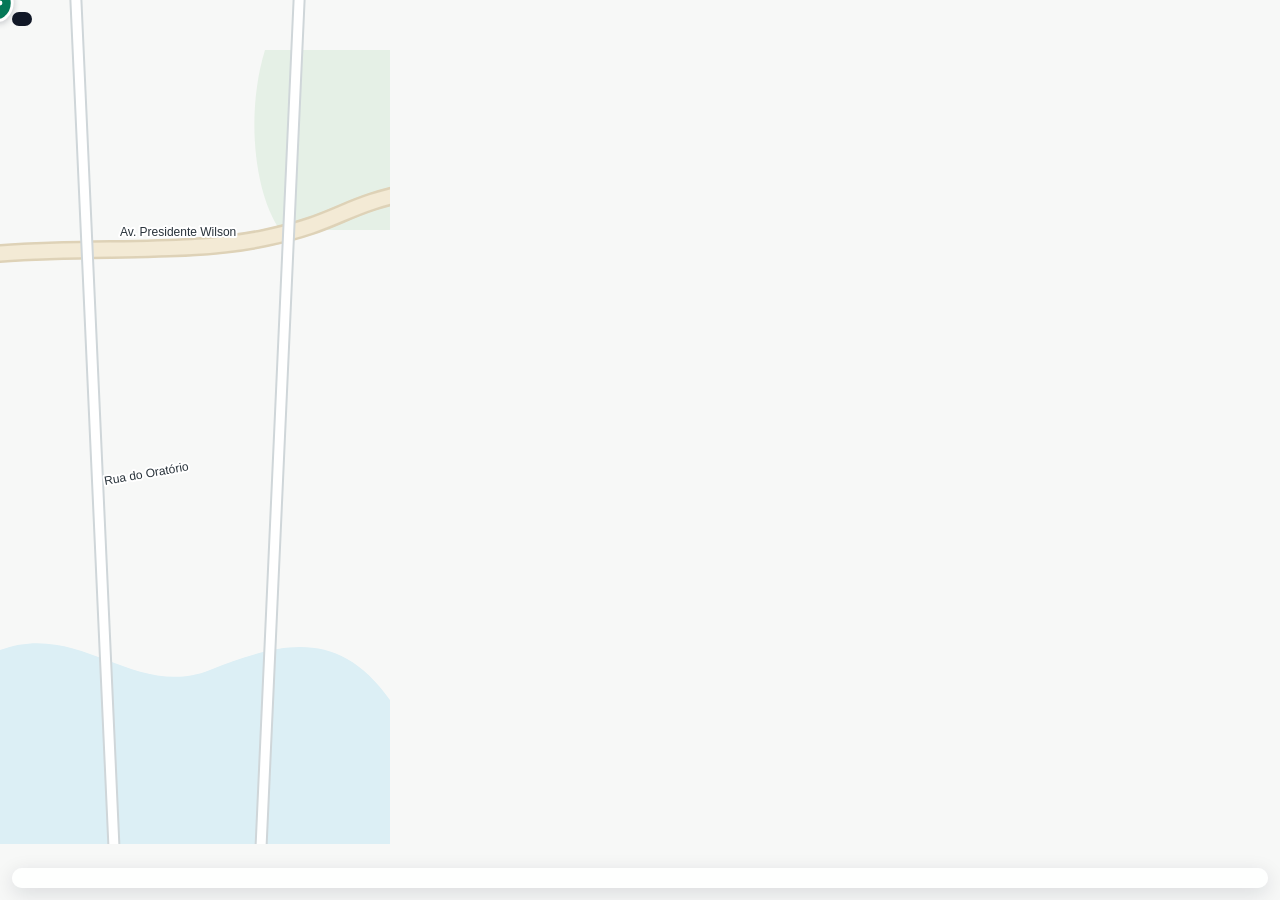
<file: tests/visual/hotfix8/progress-harness.html>
<!doctype html><html><head><meta charset="utf-8"><style>
html,body{margin:0;width:390px;height:844px;overflow:hidden;font-family:Arial,sans-serif;background:#f7f8f7}svg{width:100%;height:100%}.road{fill:none;stroke-linecap:round;stroke-linejoin:round}.localc{stroke:#cfd6d9;stroke-width:13}.local{stroke:#fff;stroke-width:9}.avenuec{stroke:#ded2b7;stroke-width:19}.avenue{stroke:#f3ead5;stroke-width:14}.water{fill:#dceff5}.park{fill:#e5f0e6}.label{font-size:12px;fill:#28323a;stroke:#fff;stroke-width:4;paint-order:stroke;stroke-linejoin:round}.futureCase{fill:none;stroke:#fff;stroke-width:13;stroke-linecap:round;stroke-linejoin:round}.future{fill:none;stroke:#047857;stroke-width:8;stroke-linecap:round;stroke-linejoin:round}.past{fill:none;stroke:#96a69f;stroke-width:6;opacity:.2;stroke-linecap:round;stroke-linejoin:round}.car{filter:drop-shadow(0 2px 3px rgba(15,23,42,.22))}.badge{position:absolute;top:12px;left:12px;background:#111827;color:white;padding:7px 10px;border-radius:8px;font-size:11px;font-weight:800}.diag{position:absolute;bottom:12px;left:12px;right:12px;background:rgba(255,255,255,.94);border-radius:12px;padding:10px;font-size:11px;color:#334155;box-shadow:0 5px 20px #0f172a22}.diag b{color:#047857}</style></head><body>
<div class="badge" id="badge"></div><svg viewBox="0 0 390 844"><path class="water" d="M0 650 C80 620 135 700 210 670 S340 630 390 700V844H0Z"/><path class="park" d="M265 50h125v180H280c-25-35-35-115-15-180z"/><path class="road avenuec" d="M-20 255 C90 245 185 255 265 238 S340 205 420 190"/><path class="road avenue" d="M-20 255 C90 245 185 255 265 238 S340 205 420 190"/><path class="road localc" d="M75 -20 L115 870"/><path class="road local" d="M75 -20 L115 870"/><path class="road localc" d="M300 -20 L260 870"/><path class="road local" d="M300 -20 L260 870"/><text class="label" x="120" y="236">Av. Presidente Wilson</text><text class="label" x="105" y="485" transform="rotate(-10 105 485)">Rua do Oratório</text>
<path id="past" class="past"/><path id="futureCase" class="futureCase"/><path id="future" class="future"/><g id="car" class="car"><path d="M0 -18 C6 -15 11 -8 12 0 C13 7 10 14 5 18 C1 21 -1 21 -5 18 C-10 14 -13 7 -12 0 C-11 -8 -6 -15 0 -18 Z" fill="#047857" stroke="#fff" stroke-width="3"/><circle cx="0" cy="3" r="2.4" fill="#fff"/></g></svg><div class="diag" id="diag"></div><script>
const path='M72 720 C95 650 110 590 108 520 C106 455 80 400 92 340 C102 290 150 252 216 242 C275 233 300 203 330 165';
const svg=document.querySelector('svg');const tmp=document.createElementNS('http://www.w3.org/2000/svg','path');tmp.setAttribute('d',path);svg.appendChild(tmp);tmp.style.visibility='hidden';
window.renderProgress=p=>{const len=tmp.getTotalLength(),cut=len*p/100,step=4;let pastPts=[],futurePts=[];for(let d=0;d<=len;d+=step){const pt=tmp.getPointAtLength(Math.min(d,len));(d<=cut?pastPts:futurePts).push([pt.x,pt.y]);}const snap=tmp.getPointAtLength(cut);pastPts.push([snap.x,snap.y]);futurePts.unshift([snap.x,snap.y]);const dstr=a=>a.length?'M'+a.map(q=>q.join(' ')).join(' L'):'';document.getElementById('past').setAttribute('d',dstr(pastPts));document.getElementById('futureCase').setAttribute('d',dstr(futurePts));document.getElementById('future').setAttribute('d',dstr(futurePts));document.getElementById('car').setAttribute('transform',`translate(${snap.x} ${snap.y}) rotate(-18)`);document.getElementById('badge').textContent=`BROWSER HARNESS · PROGRESSO ${p}%`;document.getElementById('diag').innerHTML=`Passado: <b>cinza-esverdeado 20%</b> · Futuro: <b>verde forte</b> · SOURCE_ROUTE_STATUS recortado no mesmo ponto`;};
</script></body></html>
</file>
<file: admin/admin.css>
:root{--g:#159a68;--gd:#087653;--gs:#edf9f4;--ink:#17211d;--mut:#68756f;--line:#dce9e3;--bg:#f7fbf9;--red:#c93636}*{box-sizing:border-box}html,body{margin:0;min-height:100%;font-family:Inter,system-ui,-apple-system,BlinkMacSystemFont,"Segoe UI",sans-serif;background:var(--bg);color:var(--ink)}button,input,select,textarea{font:inherit}.login-shell{min-height:100dvh;display:grid;place-items:center;padding:24px;background:radial-gradient(circle at 50% 25%,#e9f8f1,transparent 36%),#fff}.login-card{width:min(430px,100%);padding:34px;border:1px solid var(--line);border-radius:28px;background:#fff;box-shadow:0 28px 75px rgba(18,62,46,.12)}.logo{width:62px;height:62px;border-radius:18px}.eyebrow{display:block;color:var(--gd);font-size:.72rem;font-weight:900;letter-spacing:.13em}.login-card .eyebrow{margin-top:18px}.login-card h1{margin:5px 0 8px;font-size:2rem}.login-card p,.muted{color:var(--mut);line-height:1.55}.login-card form{display:grid;gap:14px;margin-top:24px}label{display:grid;gap:7px;font-size:.8rem;font-weight:800;color:#45534d}input,select,textarea{width:100%;border:1px solid var(--line);border-radius:14px;background:#fff;color:var(--ink);padding:13px 14px;outline:0}input:focus,select:focus,textarea:focus{border-color:var(--g);box-shadow:0 0 0 3px rgba(21,154,104,.11)}textarea{min-height:120px;resize:vertical}.primary,.ghost{border-radius:13px;padding:12px 15px;font-weight:900;cursor:pointer}.primary{border:1px solid var(--g);background:var(--g);color:#fff}.ghost{border:1px solid var(--line);background:#fff;color:var(--ink)}.error{margin-top:13px;padding:11px;border-radius:12px;background:#fff5f5;color:#a22;border:1px solid #f0d0d0;font-size:.8rem}.security-note{display:block;margin-top:16px;color:#83918b;line-height:1.5}.app{min-height:100dvh;display:grid;grid-template-columns:260px 1fr}.sidebar{position:sticky;top:0;height:100dvh;padding:24px 18px;display:flex;flex-direction:column;background:#fff;border-right:1px solid var(--line)}.brand{display:flex;align-items:center;gap:11px;padding:4px 6px 24px;border-bottom:1px solid var(--line)}.brand img{width:44px;height:44px;border-radius:13px}.brand strong,.brand span{display:block}.brand span{margin-top:3px;color:var(--mut);font-size:.76rem}.sidebar nav{display:grid;gap:7px;margin-top:22px}.sidebar nav button{border:0;border-radius:14px;background:transparent;padding:13px 14px;text-align:left;color:var(--ink);font-weight:850;cursor:pointer}.sidebar nav button.active,.sidebar nav button:hover{background:var(--gs);color:var(--gd)}.sidebar-bottom{margin-top:auto;display:grid;gap:10px;padding:18px 5px 0;border-top:1px solid var(--line);color:var(--mut);font-size:.75rem}.sidebar-bottom button{border:0;background:transparent;color:var(--gd);font-weight:850;text-align:left;padding:0;cursor:pointer}main{padding:28px 32px 60px;min-width:0}.topbar{display:flex;align-items:center;gap:14px;margin-bottom:24px}.topbar h2{margin:2px 0 0;font-size:1.75rem}.topbar #refreshBtn{margin-left:auto}.topbar #menuBtn{display:none;border:0;background:transparent;font-size:1.4rem;color:var(--gd)}.view{display:none}.view.active{display:block}.metrics{display:grid;grid-template-columns:repeat(3,minmax(0,1fr));gap:13px;margin-bottom:18px}.metrics article{padding:20px;border:1px solid var(--line);border-radius:19px;background:#fff;box-shadow:0 8px 25px rgba(18,62,46,.04)}.metrics span,.metrics strong{display:block}.metrics span{color:var(--mut);font-size:.75rem;font-weight:800}.metrics strong{margin-top:9px;font-size:1.55rem}.panel{padding:22px;border:1px solid var(--line);border-radius:22px;background:#fff}.panel.narrow{max-width:720px}.panel h3{margin:4px 0 0;font-size:1.18rem}.panel-head{display:flex;align-items:center;justify-content:space-between;gap:12px;margin-bottom:16px}.filters{display:grid;grid-template-columns:1fr 180px;gap:10px;margin-bottom:14px}.client-list,.payment-list{display:grid;gap:9px}.client,.payment{display:grid;grid-template-columns:minmax(0,1fr) auto;gap:12px;align-items:center;padding:14px;border:1px solid var(--line);border-radius:16px;background:#fff}.client:hover{border-color:#b9decf;background:#fbfefc}.client strong,.client span,.client small{display:block}.client span,.client small,.payment small{margin-top:3px;color:var(--mut)}.badge{display:inline-flex!important;width:max-content!important;margin-top:6px!important;padding:4px 8px;border-radius:999px;background:var(--gs);color:var(--gd)!important;font-size:.68rem;font-weight:900}.badge.blocked{background:#fff1f1;color:#9d2f2f!important}.client-actions{display:flex;gap:7px}.client-actions button{border:1px solid var(--line);border-radius:11px;background:#fff;padding:8px 10px;font-weight:800;cursor:pointer}.actions{display:flex;gap:9px;margin-top:14px}.security-grid{display:grid;grid-template-columns:1fr 1fr;gap:10px;margin-top:16px}.security-grid>div{padding:15px;border:1px solid var(--line);border-radius:15px;background:#fbfefc}.security-grid strong,.security-grid span{display:block}.security-grid span{margin-top:5px;color:var(--mut);font-size:.78rem;line-height:1.45}.modal-backdrop{position:fixed;inset:0;z-index:50;display:grid;place-items:center;padding:20px;background:rgba(10,28,20,.42);backdrop-filter:blur(5px)}.modal{position:relative;width:min(520px,100%);max-height:88dvh;overflow:auto;padding:24px;border-radius:22px;background:#fff;border:1px solid var(--line);box-shadow:0 26px 70px rgba(10,28,20,.2)}.modal-close{position:absolute;right:14px;top:14px;width:38px;height:38px;border:1px solid var(--line);border-radius:12px;background:#fff;font-size:1.3rem}.modal h3{margin:5px 44px 16px 0}.modal-grid{display:grid;gap:10px}.modal-actions{display:grid;grid-template-columns:1fr 1fr;gap:8px;margin-top:14px}.danger{color:#a22!important;border-color:#ecc!important}.toast{position:fixed;right:20px;bottom:20px;z-index:80;padding:13px 16px;border-radius:13px;background:#17211d;color:#fff;box-shadow:0 14px 34px rgba(0,0,0,.22)}[hidden]{display:none!important}@media(max-width:850px){.app{display:block}.sidebar{position:fixed;z-index:40;left:-280px;width:260px;transition:left .18s ease;box-shadow:15px 0 45px rgba(18,62,46,.15)}.sidebar.open{left:0}.topbar #menuBtn{display:block}main{padding:20px 15px 45px}.metrics{grid-template-columns:1fr 1fr}.filters{grid-template-columns:1fr}.client{grid-template-columns:1fr}.client-actions{justify-content:flex-start}.security-grid{grid-template-columns:1fr}}@media(max-width:480px){.metrics{grid-template-columns:1fr 1fr}.metrics article{padding:15px}.metrics strong{font-size:1.2rem}}

/* V68 — categorias de acesso, dias restantes e leitura rápida */
.category-bar{display:grid;grid-template-columns:repeat(4,minmax(120px,1fr));gap:9px;margin-bottom:14px}.category-card{display:flex;align-items:center;justify-content:space-between;gap:9px;min-height:58px;padding:12px 13px;border:1px solid var(--line);border-radius:15px;background:#fff;color:var(--ink);cursor:pointer;text-align:left}.category-card span{font-size:.76rem;font-weight:850}.category-card strong{min-width:30px;padding:5px 8px;border-radius:999px;background:var(--gs);color:var(--gd);text-align:center}.category-card.active{border-color:#8fd0b8;background:var(--gs);box-shadow:0 0 0 2px rgba(21,154,104,.07)}.filters-single{grid-template-columns:1fr}.client-groups{display:grid;gap:18px}.client-group{overflow:hidden;border:1px solid var(--line);border-radius:18px;background:#fbfefc}.client-group>header{display:flex;align-items:center;justify-content:space-between;padding:13px 15px;border-bottom:1px solid var(--line);background:#f7fbf9}.client-group>header h4{margin:2px 0 0;font-size:1rem}.client-group>header>strong{display:grid;place-items:center;min-width:34px;height:34px;border-radius:999px;background:#fff;border:1px solid var(--line);color:var(--gd)}.client-group .client-list{padding:9px}.client-group .client{border:0;border-bottom:1px solid var(--line);border-radius:0}.client-group .client:last-child{border-bottom:0}.client-title-row{display:flex;align-items:center;gap:8px;flex-wrap:wrap}.plan-badge{display:inline-flex!important;width:max-content!important;margin:0!important;padding:4px 8px;border-radius:999px;background:#edf9f4;color:#087653!important;font-size:.66rem!important;font-weight:900}.client-time{display:grid;gap:1px;margin-top:8px}.client-time>strong{font-size:.82rem}.client-time>small{margin:0!important;font-size:.71rem}.client-time.active>strong,.client-time.lifetime>strong{color:#087653}.client-time.warning>strong{color:#8b6400}.client-time.expired>strong{color:#8a4d20}.client-time.blocked>strong{color:#5e6863}.badge.expired{background:#fff6ec;color:#8a4d20!important}.modal-account-summary{display:grid;gap:5px;padding:13px;border:1px solid var(--line);border-radius:14px;background:#fbfefc}.modal-account-summary small{color:var(--mut)}
@media(max-width:1000px){.category-bar{grid-template-columns:repeat(2,minmax(120px,1fr))}}@media(max-width:480px){.category-bar{grid-template-columns:1fr 1fr}.category-card{min-height:52px;padding:10px}.client-group .client-list{padding:4px}.client-group .client{padding:12px}}

/* V75 — diagnóstico e versões */
.admin-data-list{display:grid;gap:10px}.diag-card{display:grid;gap:7px;padding:14px;border:1px solid var(--line);border-radius:16px;background:#fff}.diag-card>div{display:flex;justify-content:space-between;gap:10px;flex-wrap:wrap}.diag-card>div span,.diag-card small,.client-app-meta{color:var(--mut);font-size:.74rem}.diag-card p{margin:0;font-size:.86rem;line-height:1.45}.version-grid{display:grid;grid-template-columns:repeat(auto-fit,minmax(190px,1fr));gap:12px}.version-card{display:grid;gap:5px;padding:16px;border:1px solid var(--line);border-radius:18px;background:#fff}.version-card>span{font-size:.68rem;font-weight:900;letter-spacing:.1em;color:var(--gd)}.version-card>strong{font-size:1.55rem}.version-card>b{font-size:.82rem}.version-card>small{color:var(--mut);line-height:1.4}.client-app-meta{display:block;margin-top:2px}

/* V79 — avisos no mapa e modo manutenção */
.admin-comms-grid{display:grid;grid-template-columns:1fr 1fr;gap:16px;align-items:start}.system-control-status{margin:16px 0;padding:12px 13px;border:1px solid var(--line);border-radius:14px;background:#f8fbf9;color:var(--mut);font-size:.78rem;font-weight:800;line-height:1.45}.system-control-status.active{border-color:#9fd2bc;background:#edf9f4;color:var(--gd)}.system-control-status.maintenance-on{border-color:#d9c9a7;background:#fffaf0;color:#765a1b}.maintenance-admin-panel{border-color:#d7e7df}.admin-comms-grid textarea{min-height:105px}@media(max-width:850px){.admin-comms-grid{grid-template-columns:1fr}}
</file>
